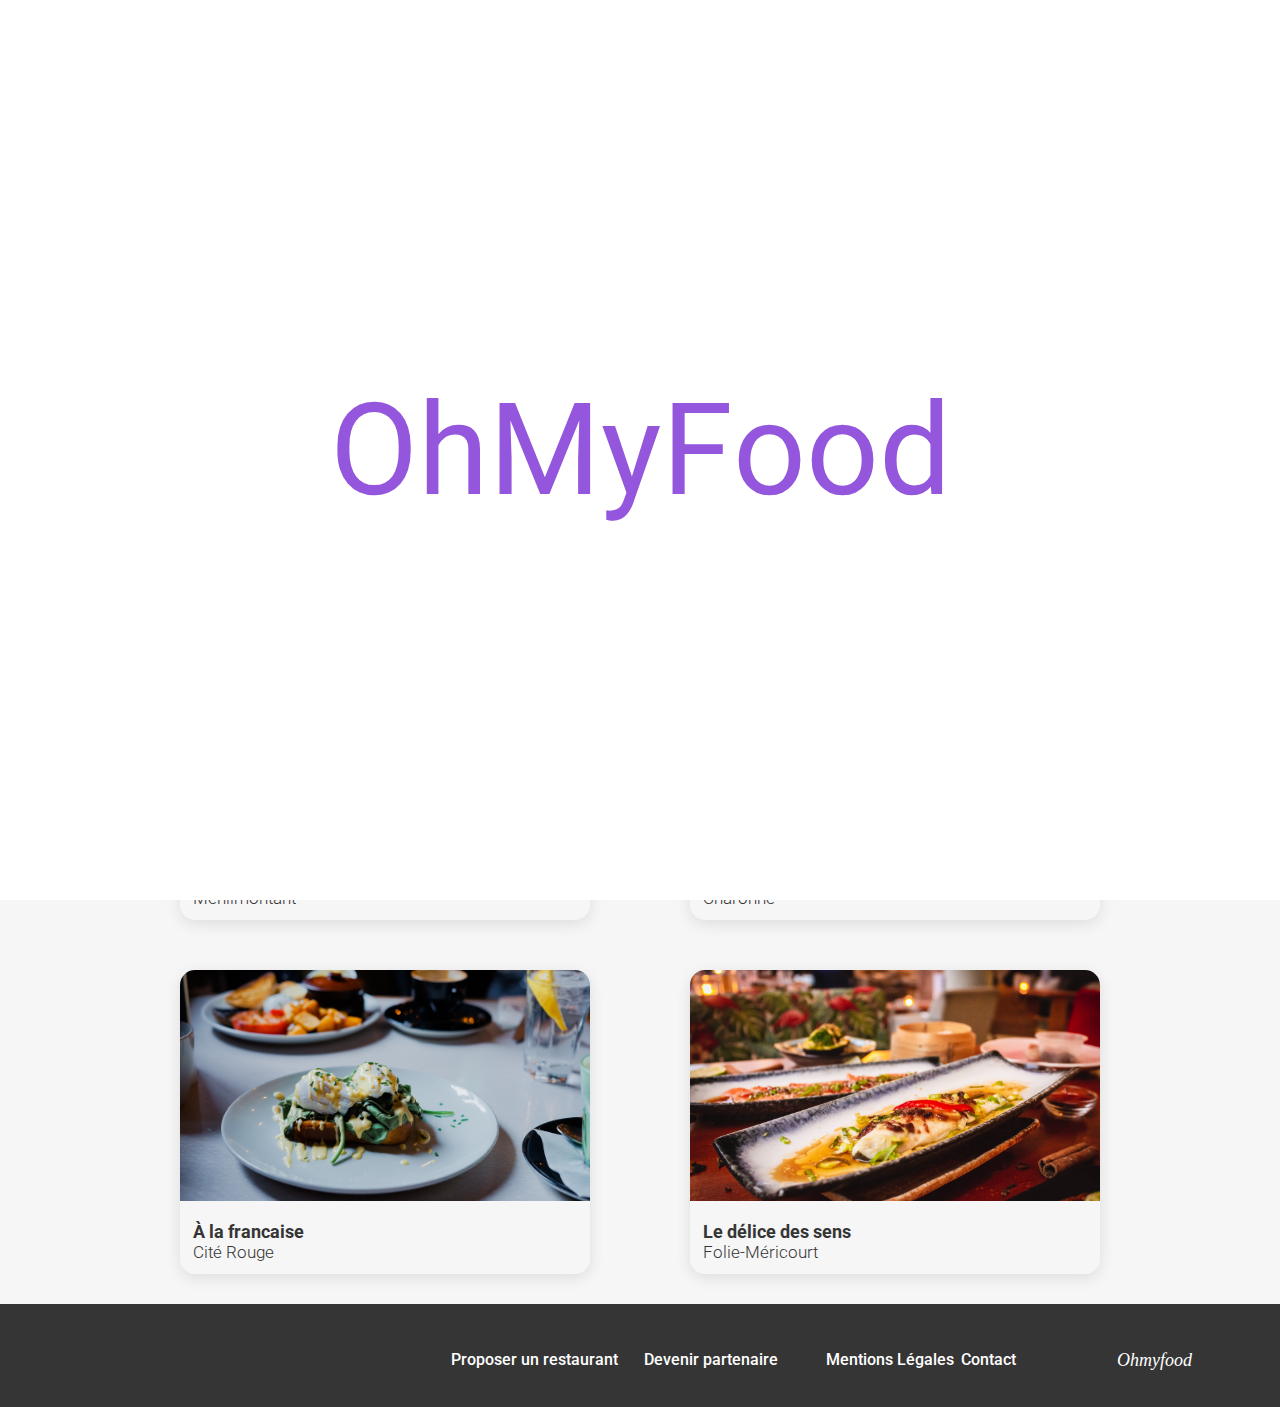
<file: index.html>
<!DOCTYPE html>
<html lang="en">
<head>
    <meta charset="UTF-8">
    <meta name="viewport" content="width=device-width, initial-scale=1.0">
    <title>ohmyfood</title>
    <link rel="preconnect" href="https://fonts.googleapis.com">
    <link rel="preconnect" href="https://fonts.gstatic.com" crossorigin>
    <link href="https://fonts.googleapis.com/css2?family=Roboto:wght@300;700&family=Shrikhand&display=swap" rel="stylesheet">
    <link rel="stylesheet" href="./CSS/homepage.css">
    <link rel="stylesheet" href="./CSS/menu.css">
    <link rel="stylesheet" href="https://cdnjs.cloudflare.com/ajax/libs/font-awesome/6.2.1/css/all.min.css"
            integrity="sha512-MV7K8+y+gLIBoVD59lQIYicR65iaqukzvf/nwasF0nqhPay5w/9lJmVM2hMDcnK1OnMGCdVK+iQrJ7lzPJQd1w=="
            crossorigin="anonymous" referrerpolicy="no-referrer" />

</head>
<body>
    <div class="main-content">
        <div class="loader">
           <span class="loader-letter">O</span>
           <span class="loader-letter">h</span>
           <span class="loader-letter">M</span>
           <span class="loader-letter">y</span>
           <span class="loader-letter">F</span>
           <span class="loader-letter">o</span>
           <span class="loader-letter">o</span>
           <span class="loader-letter">d</span> 
        </div>
        <header class="header">       
            <img class="header__logo" src="./images/logo/ohmyfood.png" alt="logo">
        </header>
        <div class="main-container">   
            <div class="location">
                <i class="fa-solid fa-location-dot"></i>
                <p class="location__location-txt">Paris, Belleville</p>
            </div>     
            <div class="reservation">
                <div class="reservation__reservation-block">
                    <h3 class="txt-size-2-h">Réservez le menu qui vous convient</h3>
                    <p class="reservation__txt-reservation">Découvrez des restaurants d'exception, séléctionnés par nos soins.</p>
                    <button class="reservation__btn-purple">Explorer nos restaurants</button>
                </div>     
            </div>
            <main>
                <section class="fonctionnement">
                    <h3 class="txt-size-2-h">Fonctionnement</h3>
                    <div class="fonctionnement__button-fonction-block">
                        <button class="fonctionnement__button-fonction">
                            <span class="fonctionnement__numbers">1</span>
                            <i class="fa-solid fa-mobile-screen"></i>
                            Choisissez un restaurant
                        </button>
                        <button class="fonctionnement__button-fonction">
                            <span class="fonctionnement__numbers">2</span>
                            <i class="fa-solid fa-list-ul"></i>
                            Composez votre menu
                        </button>
                        <button class="fonctionnement__button-fonction">
                            <span class="fonctionnement__numbers">3</span>
                            <i class="fa-solid fa-store"></i>
                            Dégustez au restaurant
                        </button>
                    </div>    
                </section>
                <section class="restaurants">
                    <h3 class="txt-size-2-h">Restaurants</h3>
                    <div class="restaurants__block-restaurants-cards">
                        <div class="restaurants__version-pc">
                            <a class="restaurants__card-size" href="./Menu/palette.html">
                                <article class="restaurants__card-restaurant">
                                    <img class="restaurants__restaurant-image" src="./images/restaurants/jay-wennington-N_Y88TWmGwA-unsplash.jpg" alt="assiette de restaurant">
                                    <span class="restaurants__badge">Nouveau</span>
                                    <div class="restaurants__part-txt-card-restaurant">
                                        <div class="restaurants__txt-card-restaurant">
                                            <h4 class="txt-size-3-h">La palette du goût</h4>
                                            Ménilmontant
                                        </div>
                                        <div class="restaurants__like">
                                            <i class="fa-regular fa-heart restaurants__fa-heart"></i>
                                            <i class="fa-solid fa-heart restaurants__fa-heart"></i>
                                        </div>
                                    </div>        
                                </article>
                            </a>
                            <a class="restaurants__card-size" href="./Menu/note.html">
                                <article class="restaurants__card-restaurant">
                                    <img class="restaurants__restaurant-image" src="./images/restaurants/stil-u2Lp8tXIcjw-unsplash.jpg" alt="assiette de restaurant">
                                    <span class="restaurants__badge">Nouveau</span>
                                    <div class="restaurants__part-txt-card-restaurant">
                                        <div class="restaurants__txt-card-restaurant">
                                            <h4 class="txt-size-3-h">La note enchantée</h4>
                                            Charonne
                                        </div>
                                        <div class="restaurants__like">
                                            <i class="fa-regular fa-heart restaurants__fa-heart"></i>
                                            <i class="fa-solid fa-heart restaurants__fa-heart"></i>
                                        </div>
                                    </div>    
                                </article>
                            </a>
                        </div>
                        <div class="restaurants__version-pc">    
                            <a class="restaurants__card-size" href="./Menu/française.html">
                                <article class="restaurants__card-restaurant">                            
                                    <img class="restaurants__restaurant-image" src="./images/restaurants/toa-heftiba-DQKerTsQwi0-unsplash.jpg" alt="assiette de restaurant">
                                    <div class="restaurants__part-txt-card-restaurant">
                                        <div class="restaurants__txt-card-restaurant">
                                            <h4 class="txt-size-3-h">À la francaise</h4>
                                            Cité Rouge
                                        </div>
                                        <div class="restaurants__like">
                                            <i class="fa-regular fa-heart restaurants__fa-heart"></i>
                                            <i class="fa-solid fa-heart restaurants__fa-heart"></i>
                                        </div>
                                    </div>    
                                </article>
                            </a>    
                            <a class="restaurants__card-size" href="./Menu/délice.html">
                                <article class="restaurants__card-restaurant">
                                    <img class="restaurants__restaurant-image" src="./images/restaurants/louis-hansel-shotsoflouis-qNBGVyOCY8Q-unsplash.jpg" alt="">
                                    <div class="restaurants__part-txt-card-restaurant">
                                        <div class="restaurants__txt-card-restaurant">
                                            <h4 class="txt-size-3-h">Le délice des sens</h4>
                                            Folie-Méricourt
                                        </div>
                                        <div class="restaurants__like">
                                            <i class="fa-regular fa-heart restaurants__fa-heart"></i>
                                            <i class="fa-solid fa-heart restaurants__fa-heart"></i>
                                        </div>
                                    </div>
                                </article>
                            </a>
                        </div>    
                    </div>
                </section>
            </main>
            <footer class="footer">
                <p class="footer__logo-footer">Ohmyfood</p>
                <div class="footer__footer-txt">
                    <a class="footer__block-footer" href="#">
                        <i class="fa-solid fa-utensils"></i>
                        <p class="button-footer">Proposer un restaurant</p>
                    </a>
                    <a class="footer__block-footer" href="#">
                        <i class="fa-solid fa-handshake-angle"></i>
                        <p class="button-footer">Devenir partenaire</p>
                    </a>
                    <a href="#">Mentions Légales</a>
                    <a href="mailto:ohmyfood@contact.com">Contact</a>
                </div>    
            </footer>
        </div>    
    </div>    
</body>
</html>
</file>
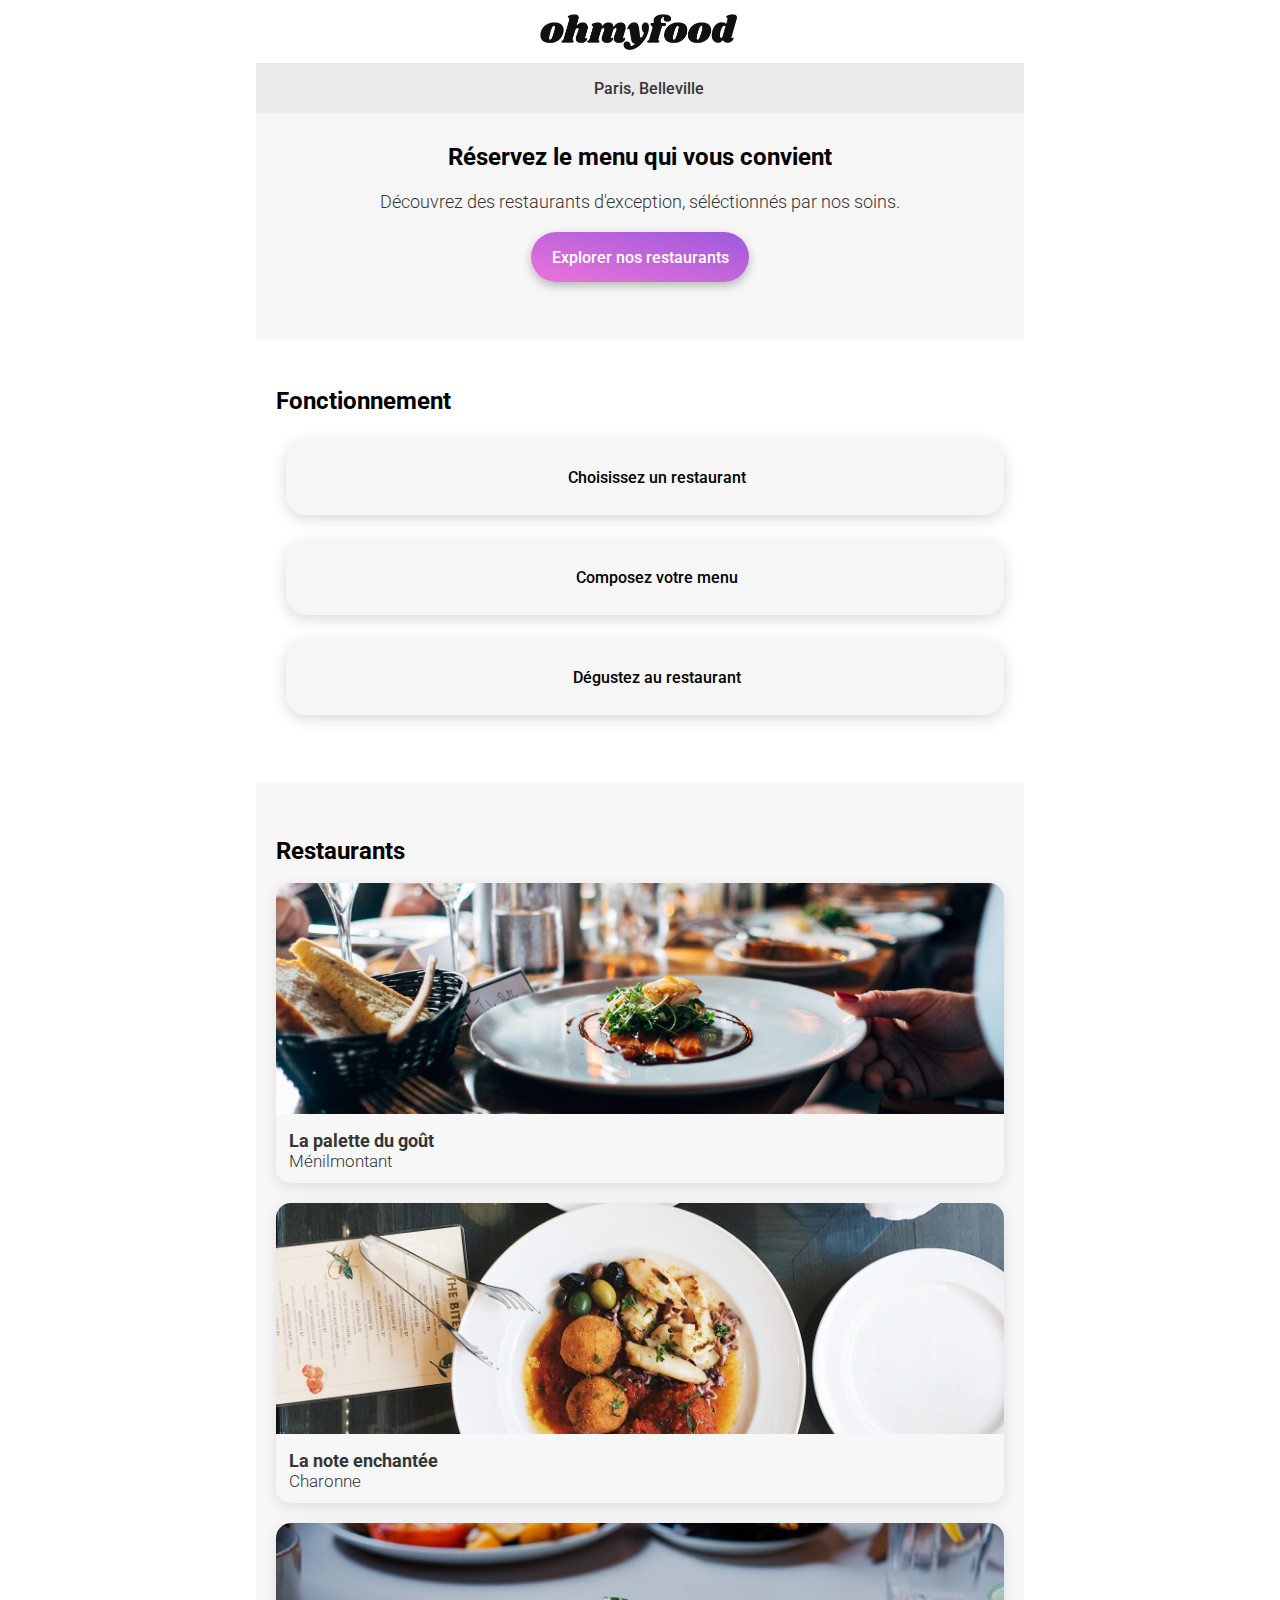
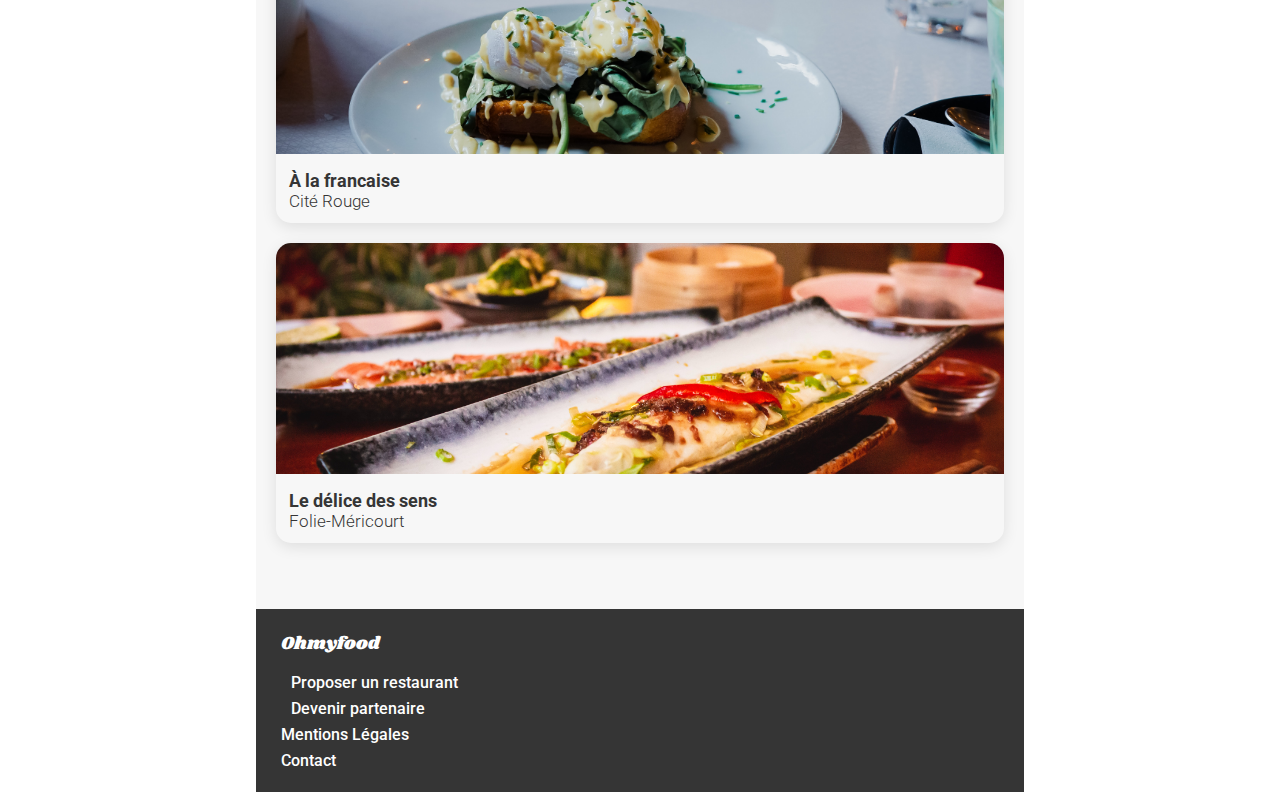
<file: homepage/homepage.html>
<!DOCTYPE html>
<html lang="en">
<head>
    <meta charset="UTF-8">
    <meta name="viewport" content="width=device-width, initial-scale=1.0">
    <title>ohmyfood</title>
    <link rel="preconnect" href="https://fonts.googleapis.com">
    <link rel="preconnect" href="https://fonts.gstatic.com" crossorigin>
    <link href="https://fonts.googleapis.com/css2?family=Roboto:wght@300;700&family=Shrikhand&display=swap" rel="stylesheet">
    <link rel="stylesheet" href="./homepage.css">
    <link rel="stylesheet" href="https://cdnjs.cloudflare.com/ajax/libs/font-awesome/6.2.1/css/all.min.css"
            integrity="sha512-MV7K8+y+gLIBoVD59lQIYicR65iaqukzvf/nwasF0nqhPay5w/9lJmVM2hMDcnK1OnMGCdVK+iQrJ7lzPJQd1w=="
            crossorigin="anonymous" referrerpolicy="no-referrer" />

</head>
<body>
    <div class="main-content">
        <header>
        <div class="logo-header">
            <img src="../images/logo/ohmyfood.png">
        </div>
        </header>
        <div class="main-container">   
            <div class="location">
                <i class="fa-solid fa-location-dot"></i>
                <p class="txt-location">Paris, Belleville</p>
            </div>     
            <div class="reservation">
                <div class="reservation-block">
                <h3>Réservez le menu qui vous convient</h3>
                <p class="txt-reservation">Découvrez des restaurants d'exception, séléctionnés par nos soins.</p>
                <button class="button-purple">Explorer nos restaurants</button>
                </div>     
            </div>
            <main>
                <section class="fonctionnement">
                    <h3>Fonctionnement</h3>
                    <div class="button-fonction-block">
                        <button class="button-fonction">
                            <i class="fa-solid fa-mobile-screen"></i>
                            Choisissez un restaurant
                        </button>
                        <button class="button-fonction">
                            <i class="fa-solid fa-list-ul"></i>
                            Composez votre menu
                        </button>
                        <button class="button-fonction">
                            <i class="fa-solid fa-store"></i>
                            Dégustez au restaurant
                        </button>
                    </div>    
                </section>
                <section class="restaurants">
                    <h3>Restaurants</h3>
                    <div class="block-restaurants-cards">
                        <a href="../Menu/palette.html">
                            <article class="card-restaurant">
                                <img src="../images/restaurants/jay-wennington-N_Y88TWmGwA-unsplash.jpg" alt="assiette de restaurant">
                                <span class="badge">Nouveau</span>
                                <div class="part-txt-card-restaurant">
                                    <div class="txt-card-restaurant">
                                        <h4>La palette du goût</h4>
                                        Ménilmontant
                                    </div>
                                    <i class="fa-regular fa-heart"></i>
                                </div>        
                            </article>
                        </a>
                        <a href="../Menu/note.html">
                            <article class="card-restaurant">
                                <img src="../images/restaurants/stil-u2Lp8tXIcjw-unsplash.jpg" alt="assiette de restaurant">
                                <span class="badge">Nouveau</span>
                                <div class="part-txt-card-restaurant">
                                    <div class="txt-card-restaurant">
                                        <h4>La note enchantée</h4>
                                        Charonne
                                    </div>
                                    <i class="fa-regular fa-heart"></i>
                                </div>    
                            </article>
                        </a>    
                        <a href="../Menu/française.html">
                            <article class="card-restaurant">                            
                                <img src="../images/restaurants/toa-heftiba-DQKerTsQwi0-unsplash.jpg" alt="assiette de restaurant">
                                <div class="part-txt-card-restaurant">
                                    <div class="txt-card-restaurant">
                                        <h4>À la francaise</h4>
                                        Cité Rouge
                                    </div>
                                    <i class="fa-regular fa-heart"></i>
                                </div>    
                            </article>
                        </a>    
                        <a href="../Menu/délice.html">
                            <article class="card-restaurant">
                                <img src="../images/restaurants/louis-hansel-shotsoflouis-qNBGVyOCY8Q-unsplash.jpg" alt="">
                                <div class="part-txt-card-restaurant">
                                    <div class="txt-card-restaurant">
                                        <h4>Le délice des sens</h4>
                                        Folie-Méricourt
                                    </div>
                                    <i class="fa-regular fa-heart"></i>
                                </div>
                            </article>
                        </a>    
                    </div>
                </section>
            </main>
            <footer>
                <a href="#" class="logo-footer">
                    <p class="logo-footer">Ohmyfood</p>
                </a>
                <div class="footer-txt">
                    <a class="block-footer" href="#">
                        <i class="fa-solid fa-utensils"></i>
                        <button class="button-footer">Proposer un restaurant</button>
                    </a>
                    <a class="block-footer" href="#">
                        <i class="fa-solid fa-handshake-angle"></i>
                        <button class="button-footer">Devenir partenaire</button>
                    </a>
                    <a href="#">Mentions Légales</a>
                    <a href="mailto:ohmyfood@contact.com">Contact</a>
                </div>    
            </footer>
        </div>    
    </div>    
</body>
</html>
</file>
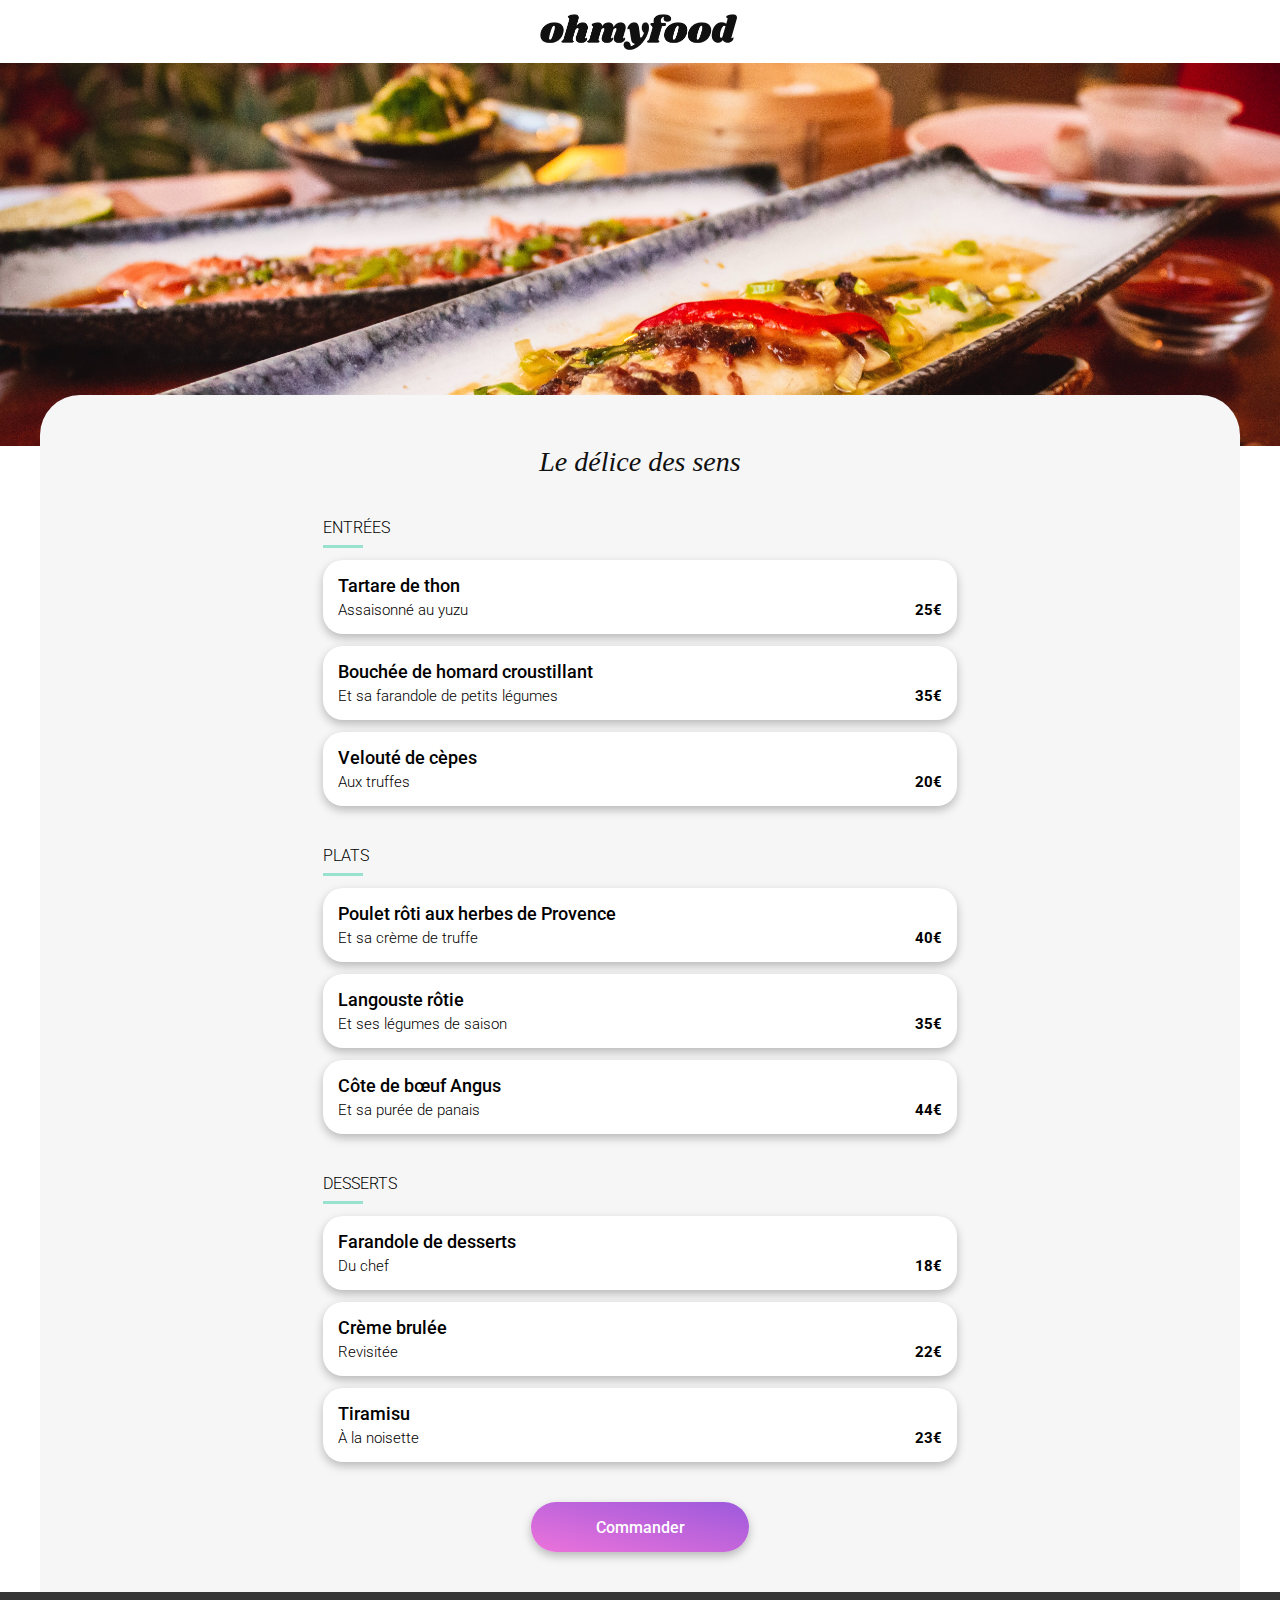
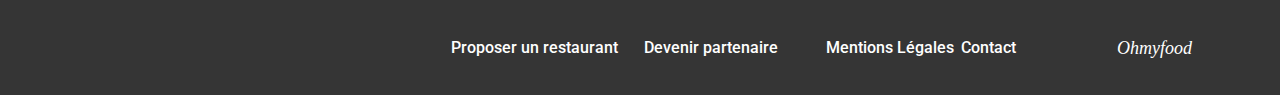
<file: Menu/délice.html>
<!DOCTYPE html>
<html lang="en">
<head>
    <meta charset="UTF-8">
    <meta name="viewport" content="width=device-width, initial-scale=1.0">
    <title>Le délice des sens</title>
    <link rel="preconnect" href="https://fonts.googleapis.com">
    <link rel="preconnect" href="https://fonts.gstatic.com" crossorigin>
    <link href="https://fonts.googleapis.com/css2?family=Roboto:wght@300;700&family=Shrikhand&display=swap" rel="stylesheet">
    <link rel="stylesheet" href="https://cdnjs.cloudflare.com/ajax/libs/font-awesome/6.2.1/css/all.min.css"
            integrity="sha512-MV7K8+y+gLIBoVD59lQIYicR65iaqukzvf/nwasF0nqhPay5w/9lJmVM2hMDcnK1OnMGCdVK+iQrJ7lzPJQd1w=="
            crossorigin="anonymous" referrerpolicy="no-referrer" />
    <link rel="stylesheet" href="../CSS/menu.css">
    <link rel="stylesheet" href="../CSS/homepage.css">
</head>
<body>
    <div class="main-content">
        <header class="header-menus">
            <a href="../index.html">
                <i class="fa-solid fa-arrow-left"></i>
            </a>
            <img class="header__logo" src="../images/logo/ohmyfood.png" alt="logo ohmyfood">
        </header>
        <div class="menus-image">
            <img class="menus-image" src="../images/restaurants/louis-hansel-shotsoflouis-qNBGVyOCY8Q-unsplash.jpg" alt="photo d'un plat">
        </div>
        <main class="main-menus">
            <div class="block-menus">
                <div class="block-title">
                    <div class="title-menus">
                        <h2 class="txt-size-1-h">Le délice des sens</h2>
                        <i class="fa-regular fa-heart title-menus__fa-heart"></i>
                        <i class="fa-solid fa-heart title-menus__fa-heart"></i>
                    </div>
                </div>
                <section class="menus menus apparition-1">
                    <h3 class="txt-size-5-h green-bar">ENTRÉES</h3>
                    <article class="menus__card-menu">
                        <div class="menus__block-text-menu">    
                            <h4 class="menus__title-card">Tartare de thon</h4>
                            <div class="menus__txt-menu">
                                <p class="menus__txt-length">Assaisonné au yuzu</p>
                                <p class="menus__price">25€</p>
                            </div>
                        </div>
                        <div class="menus__green-validation">
                            <i class="fa-solid fa-circle-check"></i>
                        </div>    
                    </article>
                    <article class="menus__card-menu">
                        <div class="menus__block-text-menu">
                            <h4 class="menus__title-card">Bouchée de homard croustillant </h4>
                            <div class="menus__txt-menu">
                                <p class="menus__txt-length">Et sa farandole de petits légumes</p>
                                <p class="menus__price">35€</p>
                            </div>
                        </div>
                        <div class="menus__green-validation">
                            <i class="fa-solid fa-circle-check"></i>
                        </div>    
                    </article>
                    <article class="menus__card-menu">
                        <div class="menus__block-text-menu">
                            <h4 class="menus__title-card">Velouté de cèpes </h4>
                            <div class="menus__txt-menu">
                                <p class="menus__txt-length">Aux truffes</p>
                                <p class="menus__price">20€</p>
                            </div>
                        </div>
                        <div class="menus__green-validation">
                            <i class="fa-solid fa-circle-check"></i>
                        </div>    
                    </article>
                </section>
                <section class="menus menus apparition-2">
                    <h3 class="txt-size-5-h green-bar">PLATS</h3>
                    <article class="menus__card-menu">
                        <div class="menus__block-text-menu">
                            <h4 class="menus__title-card">Poulet rôti aux herbes de Provence</h4>
                            <div class="menus__txt-menu">
                                <p class="menus__txt-length">Et sa crème de truffe</p>
                                <p class="menus__price">40€</p>
                            </div>
                        </div>
                        <div class="menus__green-validation">
                            <i class="fa-solid fa-circle-check"></i>
                        </div>    
                    </article>
                    <article class="menus__card-menu">
                        <div class="menus__block-text-menu">
                            <h4 class="menus__title-card">Langouste rôtie</h4>
                            <div class="menus__txt-menu">
                                <p class="menus__txt-length">Et ses légumes de saison</p>
                                <p class="menus__price">35€</p>
                            </div>
                        </div>
                        <div class="menus__green-validation">
                            <i class="fa-solid fa-circle-check"></i>
                        </div>    
                    </article>
                    <article class="menus__card-menu">
                        <div class="menus__block-text-menu">
                            <h4 class="menus__title-card">Côte de bœuf Angus</h4>
                            <div class="menus__txt-menu">
                                <p class="menus__txt-length">Et sa purée de panais</p>
                                <p class="menus__price">44€</p>
                            </div>
                        </div>
                        <div class="menus__green-validation">
                            <i class="fa-solid fa-circle-check"></i>
                        </div>    
                    </article>
                </section>
                <section class="menus menus apparition-3">
                    <h3 class="txt-size-5-h green-bar">DESSERTS</h3>
                    <article class="menus__card-menu">
                        <div class="menus__block-text-menu">
                            <h4 class="menus__title-card">Farandole de desserts</h4>
                            <div class="menus__txt-menu">
                                <p class="menus__txt-length">Du chef</p>
                                <p class="menus__price">18€</p>
                            </div>
                        </div>
                        <div class="menus__green-validation">
                            <i class="fa-solid fa-circle-check"></i>
                        </div>    
                    </article>
                    <article class="menus__card-menu">
                        <div class="menus__block-text-menu">
                            <h4 class="menus__title-card">Crème brulée</h4>
                            <div class="menus__txt-menu">
                                <p class="menus__txt-length">Revisitée</p>
                                <p class="menus__price">22€</p>
                            </div>
                        </div>
                        <div class="menus__green-validation">
                            <i class="fa-solid fa-circle-check"></i>
                        </div>    
                    </article>
                    <article class="menus__card-menu">
                        <div class="menus__block-text-menu">
                            <h4 class="menus__title-card">Tiramisu</h4>
                            <div class="menus__txt-menu">
                                <p class="menus__txt-length">À la noisette</p>
                                <p class="menus__price">23€</p>
                            </div>
                        </div>
                        <div class="menus__green-validation">
                            <i class="fa-solid fa-circle-check"></i>
                        </div>    
                    </article>
                </section>
                <div class="block-commander">
                <button class="commander__btn-purple">Commander</button>
                </div>
            </div>
        </main>    
        <footer class="footer">
            <p class="footer__logo-footer">Ohmyfood</p>
            <div class="footer__footer-txt">
                <a class="footer__block-footer" href="#">
                    <i class="fa-solid fa-utensils"></i>
                    <p class="button-footer">Proposer un restaurant</p>
                </a>
                <a class="footer__block-footer" href="#">
                    <i class="fa-solid fa-handshake-angle"></i>
                    <p class="button-footer">Devenir partenaire</p>
                </a>
                <a href="#">Mentions Légales</a>
                <a href="mailto:ohmyfood@contact.com">Contact</a>
            </div>    
        </footer>
    </div>    
</body>
</html>
</file>
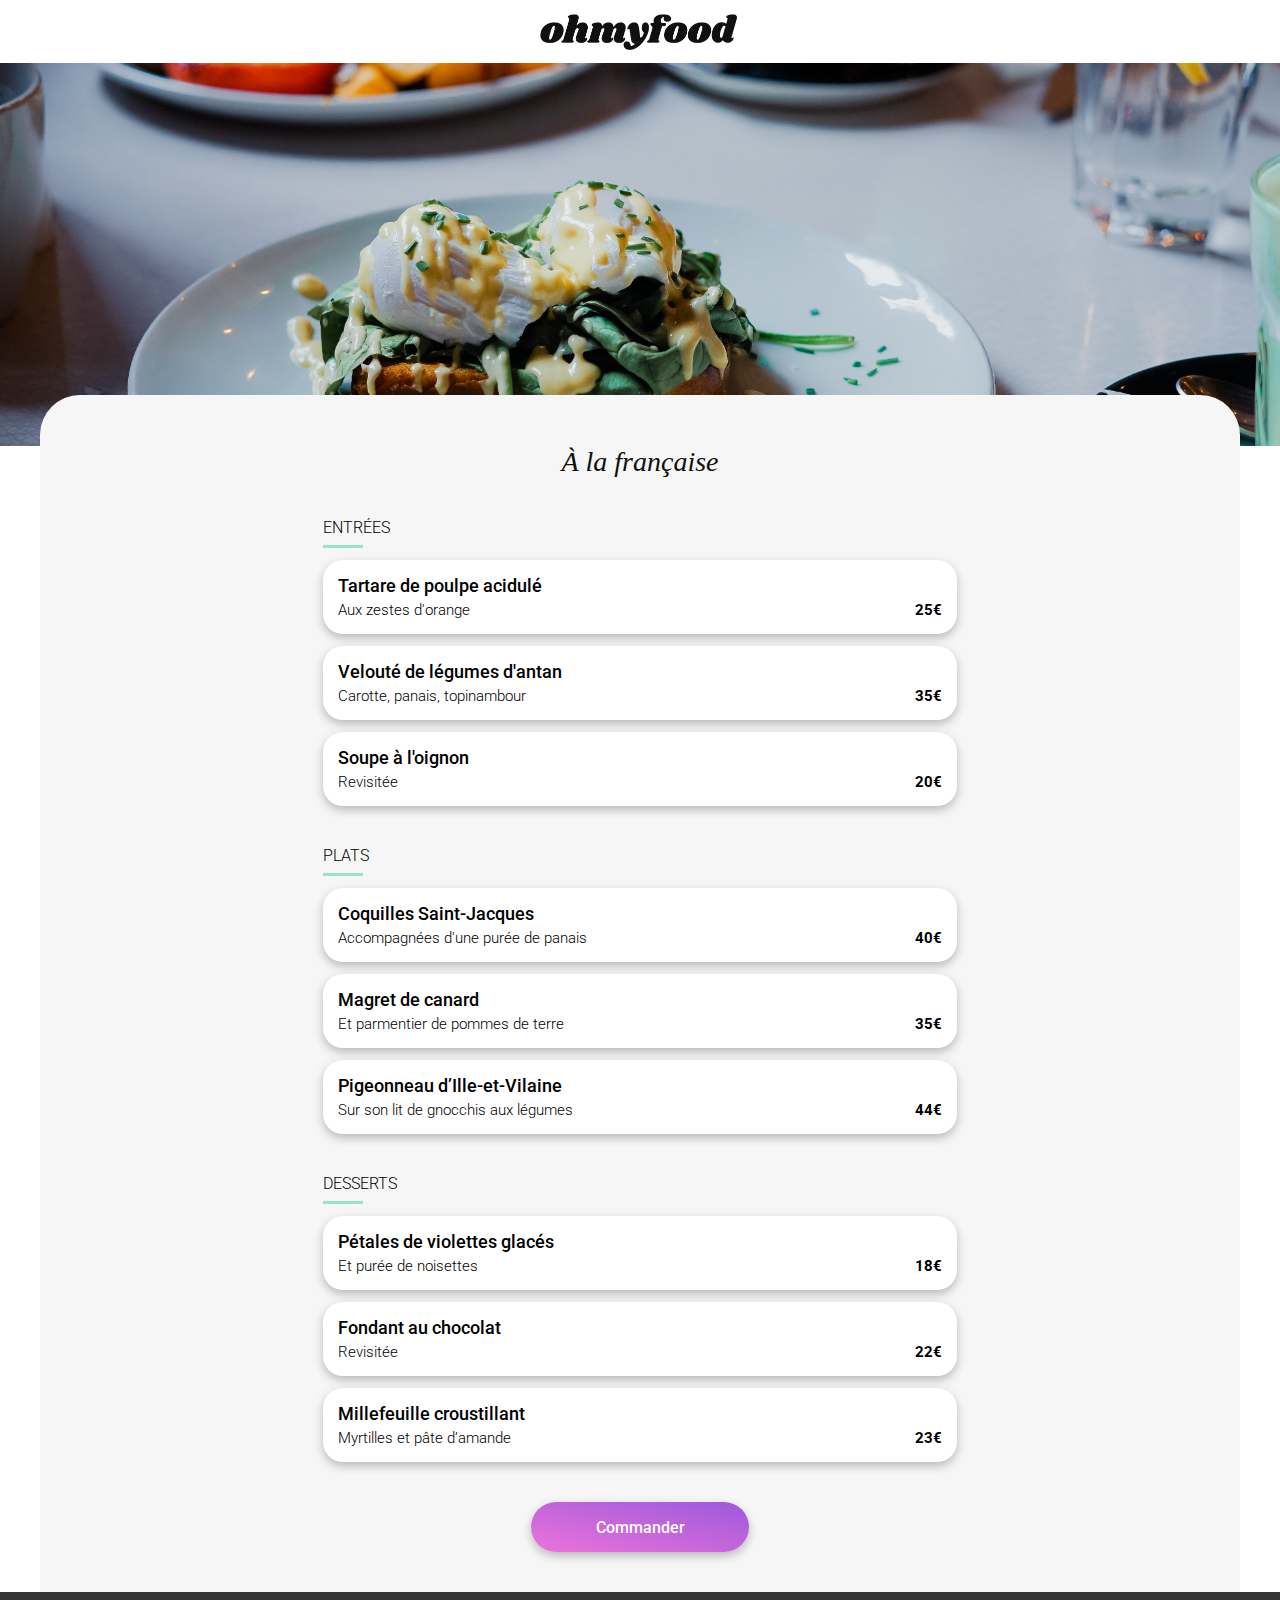
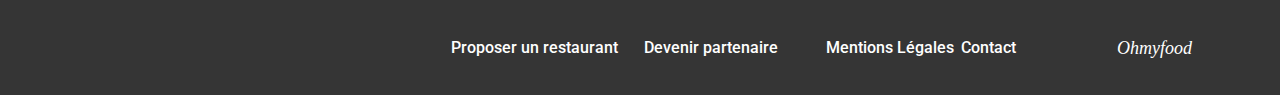
<file: Menu/française.html>
<!DOCTYPE html>
<html lang="en">
<head>
    <meta charset="UTF-8">
    <meta name="viewport" content="width=device-width, initial-scale=1.0">
    <title>À la française</title>
    <link rel="preconnect" href="https://fonts.googleapis.com">
    <link rel="preconnect" href="https://fonts.gstatic.com" crossorigin>
    <link href="https://fonts.googleapis.com/css2?family=Roboto:wght@300;700&family=Shrikhand&display=swap" rel="stylesheet">
    <link rel="stylesheet" href="https://cdnjs.cloudflare.com/ajax/libs/font-awesome/6.2.1/css/all.min.css"
            integrity="sha512-MV7K8+y+gLIBoVD59lQIYicR65iaqukzvf/nwasF0nqhPay5w/9lJmVM2hMDcnK1OnMGCdVK+iQrJ7lzPJQd1w=="
            crossorigin="anonymous" referrerpolicy="no-referrer">
    <link rel="stylesheet" href="../CSS/menu.css">
    <link rel="stylesheet" href="../CSS/homepage.css">
</head>
<body>
    <div class="main-content">
        <header class="header-menus">
            <a href="../index.html">
                <i class="fa-solid fa-arrow-left"></i>
            </a>
            <img class="header__logo" src="../images/logo/ohmyfood.png" alt="logo ohmyfood">
        </header>
        <div class="menus-image">
            <img class="menus-image" src="../images/restaurants/toa-heftiba-DQKerTsQwi0-unsplash.jpg" alt="photo d'un plat">
        </div>
        <main class="main-menus">
            <div class="block-menus">
                <div class="block-title">
                    <div class="title-menus">
                        <h2 class="txt-size-1-h">À la française</h2>
                        <i class="fa-regular fa-heart title-menus__fa-heart"></i>
                        <i class="fa-solid fa-heart title-menus__fa-heart"></i>
                    </div>
                </div>
                <section class="menus apparition-1">
                    <h3 class="txt-size-5-h green-bar">ENTRÉES</h3>
                    <article class="menus__card-menu">
                        <div class="menus__block-text-menu">   
                            <h4 class="menus__title-card">Tartare de poulpe acidulé</h4>
                            <div class="menus__txt-menu">
                                <p class="menus__txt-length">Aux zestes d'orange</p>
                                <p class="menus__price">25€</p>
                            </div>
                        </div>
                        <div class="menus__green-validation">
                            <i class="fa-solid fa-circle-check"></i>
                        </div>    
                    </article>
                    <article class="menus__card-menu">
                        <div class="menus__block-text-menu">
                            <h4 class="menus__title-card">Velouté de légumes d'antan</h4>
                            <div class="menus__txt-menu">
                                <p class="menus__txt-length">Carotte, panais, topinambour</p>
                                <p class="menus__price">35€</p>
                            </div>
                        </div>
                        <div class="menus__green-validation">
                            <i class="fa-solid fa-circle-check"></i>
                        </div>    
                    </article>
                    <article class="menus__card-menu">
                        <div class="menus__block-text-menu">
                            <h4 class="menus__title-card">Soupe à l'oignon</h4>
                            <div class="menus__txt-menu">
                                <p class="menus__txt-length">Revisitée</p>
                                <p class="menus__price">20€</p>
                            </div>
                        </div>
                        <div class="menus__green-validation">
                            <i class="fa-solid fa-circle-check"></i>
                        </div>    
                    </article>
                </section>
                <section class="menus apparition-2">
                    <h3 class="txt-size-5-h green-bar">PLATS</h3>
                    <article class="menus__card-menu">
                        <div class="menus__block-text-menu">
                            <h4 class="menus__title-card">Coquilles Saint-Jacques</h4>
                            <div class="menus__txt-menu">
                                <p class="menus__txt-length">Accompagnées d'une purée de panais</p>
                                <p class="menus__price">40€</p>
                            </div>
                        </div>
                        <div class="menus__green-validation">
                            <i class="fa-solid fa-circle-check"></i>
                        </div>    
                    </article>
                    <article class="menus__card-menu">
                        <div class="menus__block-text-menu">
                            <h4 class="menus__title-card">Magret de canard</h4>
                            <div class="menus__txt-menu">
                                <p class="menus__txt-length">Et parmentier de pommes de terre</p>
                                <p class="menus__price">35€</p>
                            </div>
                        </div>
                        <div class="menus__green-validation">
                            <i class="fa-solid fa-circle-check"></i>
                        </div>    
                    </article>
                    <article class="menus__card-menu">
                        <div class="menus__block-text-menu">
                            <h4 class="menus__title-card">Pigeonneau d’Ille-et-Vilaine</h4>
                            <div class="menus__txt-menu">
                                <p class="menus__txt-length">Sur son lit de gnocchis aux légumes</p>
                                <p class="menus__price">44€</p>
                            </div>
                        </div>
                        <div class="menus__green-validation">
                            <i class="fa-solid fa-circle-check"></i>
                        </div>    
                    </article>
                </section>
                <section class="menus apparition-3">
                    <h3 class="txt-size-5-h green-bar">DESSERTS</h3>
                    <article class="menus__card-menu">
                        <div class="menus__block-text-menu">
                            <h4 class="menus__title-card">Pétales de violettes glacés</h4>
                            <div class="menus__txt-menu">
                                <p class="menus__txt-length">Et purée de noisettes</p>
                                <p class="menus__price">18€</p>
                            </div>
                        </div>
                        <div class="menus__green-validation">
                            <i class="fa-solid fa-circle-check"></i>
                        </div>    
                    </article>
                    <article class="menus__card-menu">
                        <div class="menus__block-text-menu">
                            <h4 class="menus__title-card">Fondant au chocolat</h4>
                            <div class="menus__txt-menu">
                                <p class="menus__txt-length">Revisitée</p>
                                <p class="menus__price">22€</p>
                            </div>
                        </div>
                        <div class="menus__green-validation">
                            <i class="fa-solid fa-circle-check"></i>
                        </div>    
                    </article>
                    <article class="menus__card-menu">
                        <div class="menus__block-text-menu">
                            <h4 class="menus__title-card">Millefeuille croustillant</h4>
                            <div class="menus__txt-menu">
                                <p class="menus__txt-length">Myrtilles et pâte d’amande</p>
                                <p class="menus__price">23€</p>
                            </div>
                        </div>
                        <div class="menus__green-validation">
                            <i class="fa-solid fa-circle-check"></i>
                        </div>    
                    </article>
                </section>
                <div class="block-commander">
                <button class="commander__btn-purple">Commander</button>
                </div>
            </div>
        </main>    
        <footer class="footer">
            <p class="footer__logo-footer">Ohmyfood</p>
            <div class="footer__footer-txt">
                <a class="footer__block-footer" href="#">
                    <i class="fa-solid fa-utensils"></i>
                    <p class="button-footer">Proposer un restaurant</p>
                </a>
                <a class="footer__block-footer" href="#">
                    <i class="fa-solid fa-handshake-angle"></i>
                    <p class="button-footer">Devenir partenaire</p>
                </a>
                <a href="#">Mentions Légales</a>
                <a href="mailto:ohmyfood@contact.com">Contact</a>
            </div>    
        </footer>
    </div>    
</body>
</html>
</file>
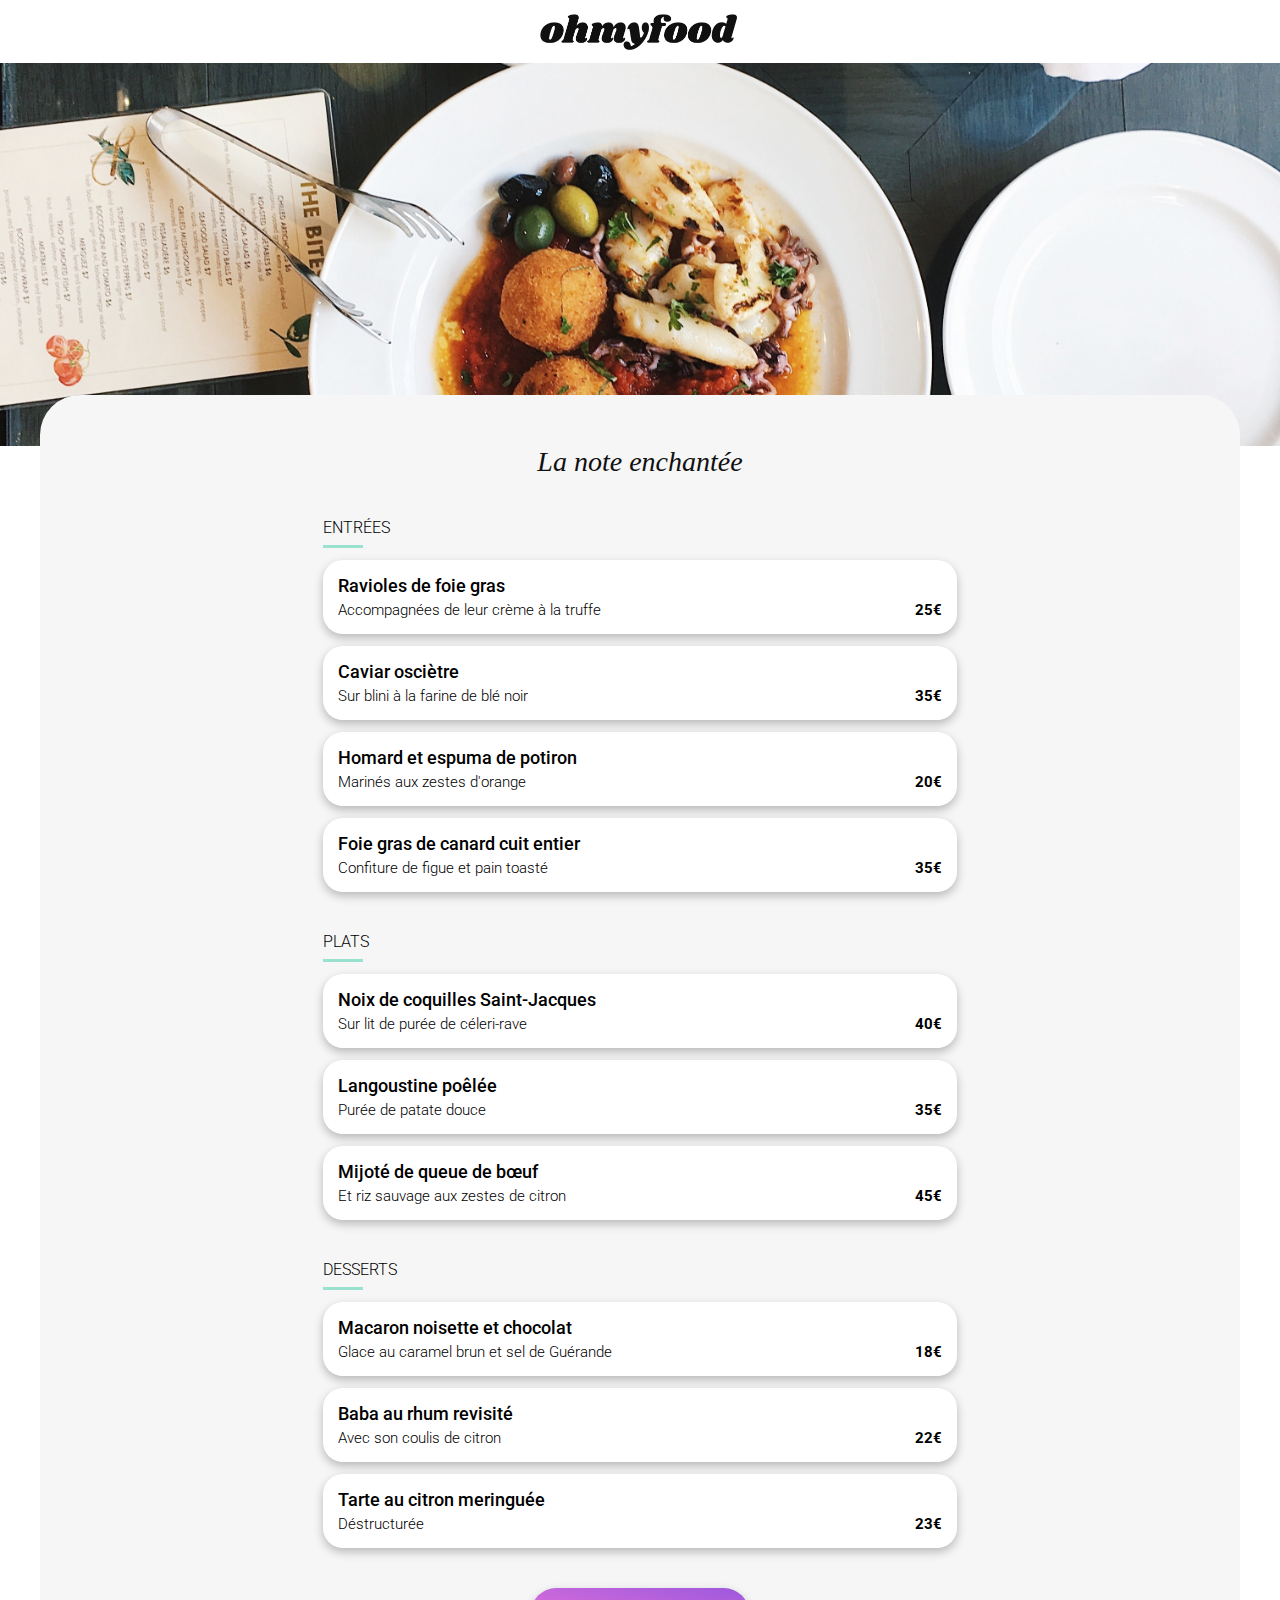
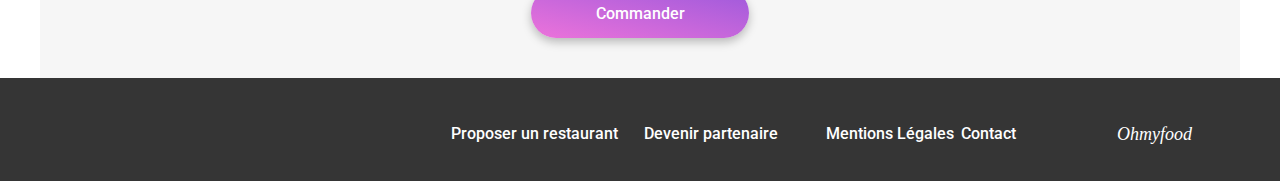
<file: Menu/note.html>
<!DOCTYPE html>
<html lang="en">
<head>
    <meta charset="UTF-8">
    <meta name="viewport" content="width=device-width, initial-scale=1.0">
    <title>La note enchantée</title>
    <link rel="preconnect" href="https://fonts.googleapis.com">
    <link rel="preconnect" href="https://fonts.gstatic.com" crossorigin>
    <link href="https://fonts.googleapis.com/css2?family=Roboto:wght@300;700&family=Shrikhand&display=swap" rel="stylesheet">
    <link rel="stylesheet" href="https://cdnjs.cloudflare.com/ajax/libs/font-awesome/6.2.1/css/all.min.css"
            integrity="sha512-MV7K8+y+gLIBoVD59lQIYicR65iaqukzvf/nwasF0nqhPay5w/9lJmVM2hMDcnK1OnMGCdVK+iQrJ7lzPJQd1w=="
            crossorigin="anonymous" referrerpolicy="no-referrer" />
    <link rel="stylesheet" href="../CSS/menu.css">
    <link rel="stylesheet" href="../CSS/homepage.css">
</head>
<body>
    <div class="main-content">
        <header class="header-menus">
            <a href="../index.html">
                <i class="fa-solid fa-arrow-left"></i>
            </a>
            <img class="header__logo" src="../images/logo/ohmyfood.png" alt="logo ohmyfood">
        </header>
        <div class="menus-image">
            <img class="menus-image" src="../images/restaurants/stil-u2Lp8tXIcjw-unsplash.jpg" alt="photo d'un plat">
        </div>
        <main class="main-menus">
            <div class="block-menus">
                <div class="block-title">
                    <div class="title-menus">
                        <h2 class="txt-size-1-h">La note enchantée</h2>
                        <i class="fa-regular fa-heart title-menus__fa-heart"></i>
                        <i class="fa-solid fa-heart title-menus__fa-heart"></i>
                    </div>
                </div>    
                <section class="menus apparition-1">
                    <h3 class="txt-size-5-h green-bar">ENTRÉES</h3>
                    <article class="menus__card-menu">
                        <div class="menus__block-text-menu">
                            <h4 class="menus__title-card">Ravioles de foie gras</h4>
                            <div class="menus__txt-menu">
                                <p class="menus__txt-length">Accompagnées de leur crème à la truffe</p>
                                <p class="menus__price">25€</p>
                            </div>
                        </div>
                        <div class="menus__green-validation">
                            <i class="fa-solid fa-circle-check"></i>
                        </div>    
                    </article>
                    <article class="menus__card-menu">
                        <div class="menus__block-text-menu">
                            <h4 class="menus__title-card">Caviar osciètre</h4>
                            <div class="menus__txt-menu">
                                <p class="menus__txt-length">Sur blini à la farine de blé noir</p>
                                <p class="menus__price">35€</p>
                            </div>
                        </div>
                        <div class="menus__green-validation">
                            <i class="fa-solid fa-circle-check"></i>
                        </div>    
                    </article>
                    <article class="menus__card-menu">
                        <div class="menus__block-text-menu">
                            <h4 class="menus__title-card">Homard et espuma de potiron</h4>
                            <div class="menus__txt-menu">
                                <p class="menus__txt-length">Marinés aux zestes d'orange</p>
                                <p class="menus__price">20€</p>
                            </div>
                        </div>
                        <div class="menus__green-validation">
                            <i class="fa-solid fa-circle-check"></i>
                        </div>    
                    </article>
                    <article class="menus__card-menu">
                        <div class="menus__block-text-menu">
                            <h4 class="menus__title-card">Foie gras de canard cuit entier</h4>
                            <div class="menus__txt-menu">
                                <p class="menus__txt-length">Confiture de figue et pain toasté</p>
                                <p class="menus__price">35€</p>
                            </div>
                        </div>
                        <div class="menus__green-validation">
                            <i class="fa-solid fa-circle-check"></i>
                        </div>    
                    </article>
                </section>
                <section class="menus apparition-2">
                    <h3 class="txt-size-5-h green-bar">PLATS</h3>
                    <article class="menus__card-menu">
                        <div class="menus__block-text-menu">
                            <h4 class="menus__title-card">Noix de coquilles Saint-Jacques</h4>
                            <div class="menus__txt-menu">
                                <p class="menus__txt-length">Sur lit de purée de céleri-rave</p>
                                <p class="menus__price">40€</p>
                            </div>
                        </div>
                        <div class="menus__green-validation">
                            <i class="fa-solid fa-circle-check"></i>
                        </div>    
                    </article>
                    <article class="menus__card-menu">
                        <div class="menus__block-text-menu">
                            <h4 class="menus__title-card">Langoustine poêlée</h4>
                            <div class="menus__txt-menu">
                                <p class="menus__txt-length">Purée de patate douce</p>
                                <p class="menus__price">35€</p>
                            </div>
                        </div>
                        <div class="menus__green-validation">
                            <i class="fa-solid fa-circle-check"></i>
                        </div>    
                    </article>
                    <article class="menus__card-menu">
                        <div class="menus__block-text-menu">
                            <h4 class="menus__title-card">Mijoté de queue de bœuf</h4>
                            <div class="menus__txt-menu">
                                <p class="menus__txt-length">Et riz sauvage aux zestes de citron</p>
                                <p class="menus__price">45€</p>
                            </div>
                        </div>
                        <div class="menus__green-validation">
                            <i class="fa-solid fa-circle-check"></i>
                        </div>    
                    </article>
                </section>
                <section class="menus apparition-3">
                    <h3 class="txt-size-5-h green-bar">DESSERTS</h3>
                    <article class="menus__card-menu">
                        <div class="menus__block-text-menu">
                            <h4 class="menus__title-card">Macaron noisette et chocolat</h4>
                            <div class="menus__txt-menu">
                                <p class="menus__txt-length">Glace au caramel brun et sel de Guérande</p>
                                <p class="menus__price">18€</p>
                            </div>
                        </div>
                        <div class="menus__green-validation">
                            <i class="fa-solid fa-circle-check"></i>
                        </div>    
                    </article>
                    <article class="menus__card-menu">
                        <div class="menus__block-text-menu">
                            <h4 class="menus__title-card">Baba au rhum revisité</h4>
                            <div class="menus__txt-menu">
                                <p class="menus__txt-length">Avec son coulis de citron</p>
                                <p class="menus__price">22€</p>
                            </div>
                        </div>
                        <div class="menus__green-validation">
                            <i class="fa-solid fa-circle-check"></i>
                        </div>    
                    </article>
                    <article class="menus__card-menu">
                        <div class="menus__block-text-menu">
                            <h4 class="menus__title-card">Tarte au citron meringuée</h4>
                            <div class="menus__txt-menu">
                                <p class="menus__txt-length">Déstructurée</p>
                                <p class="menus__price">23€</p>
                            </div>
                        </div>
                        <div class="menus__green-validation">
                            <i class="fa-solid fa-circle-check"></i>
                        </div>    
                    </article>
                </section>
                <div class="block-commander">
                <button class="commander__btn-purple">Commander</button>
                </div>
            </div>
        </main>    
        <footer class="footer">
            <p class="footer__logo-footer">Ohmyfood</p>
            <div class="footer__footer-txt">
                <a class="footer__block-footer" href="#">
                    <i class="fa-solid fa-utensils"></i>
                    <p class="button-footer">Proposer un restaurant</p>
                </a>
                <a class="footer__block-footer" href="#">
                    <i class="fa-solid fa-handshake-angle"></i>
                    <p class="button-footer">Devenir partenaire</p>
                </a>
                <a href="#">Mentions Légales</a>
                <a href="mailto:ohmyfood@contact.com">Contact</a>
            </div>    
        </footer>
    </div>    
</body>
</html>
</file>
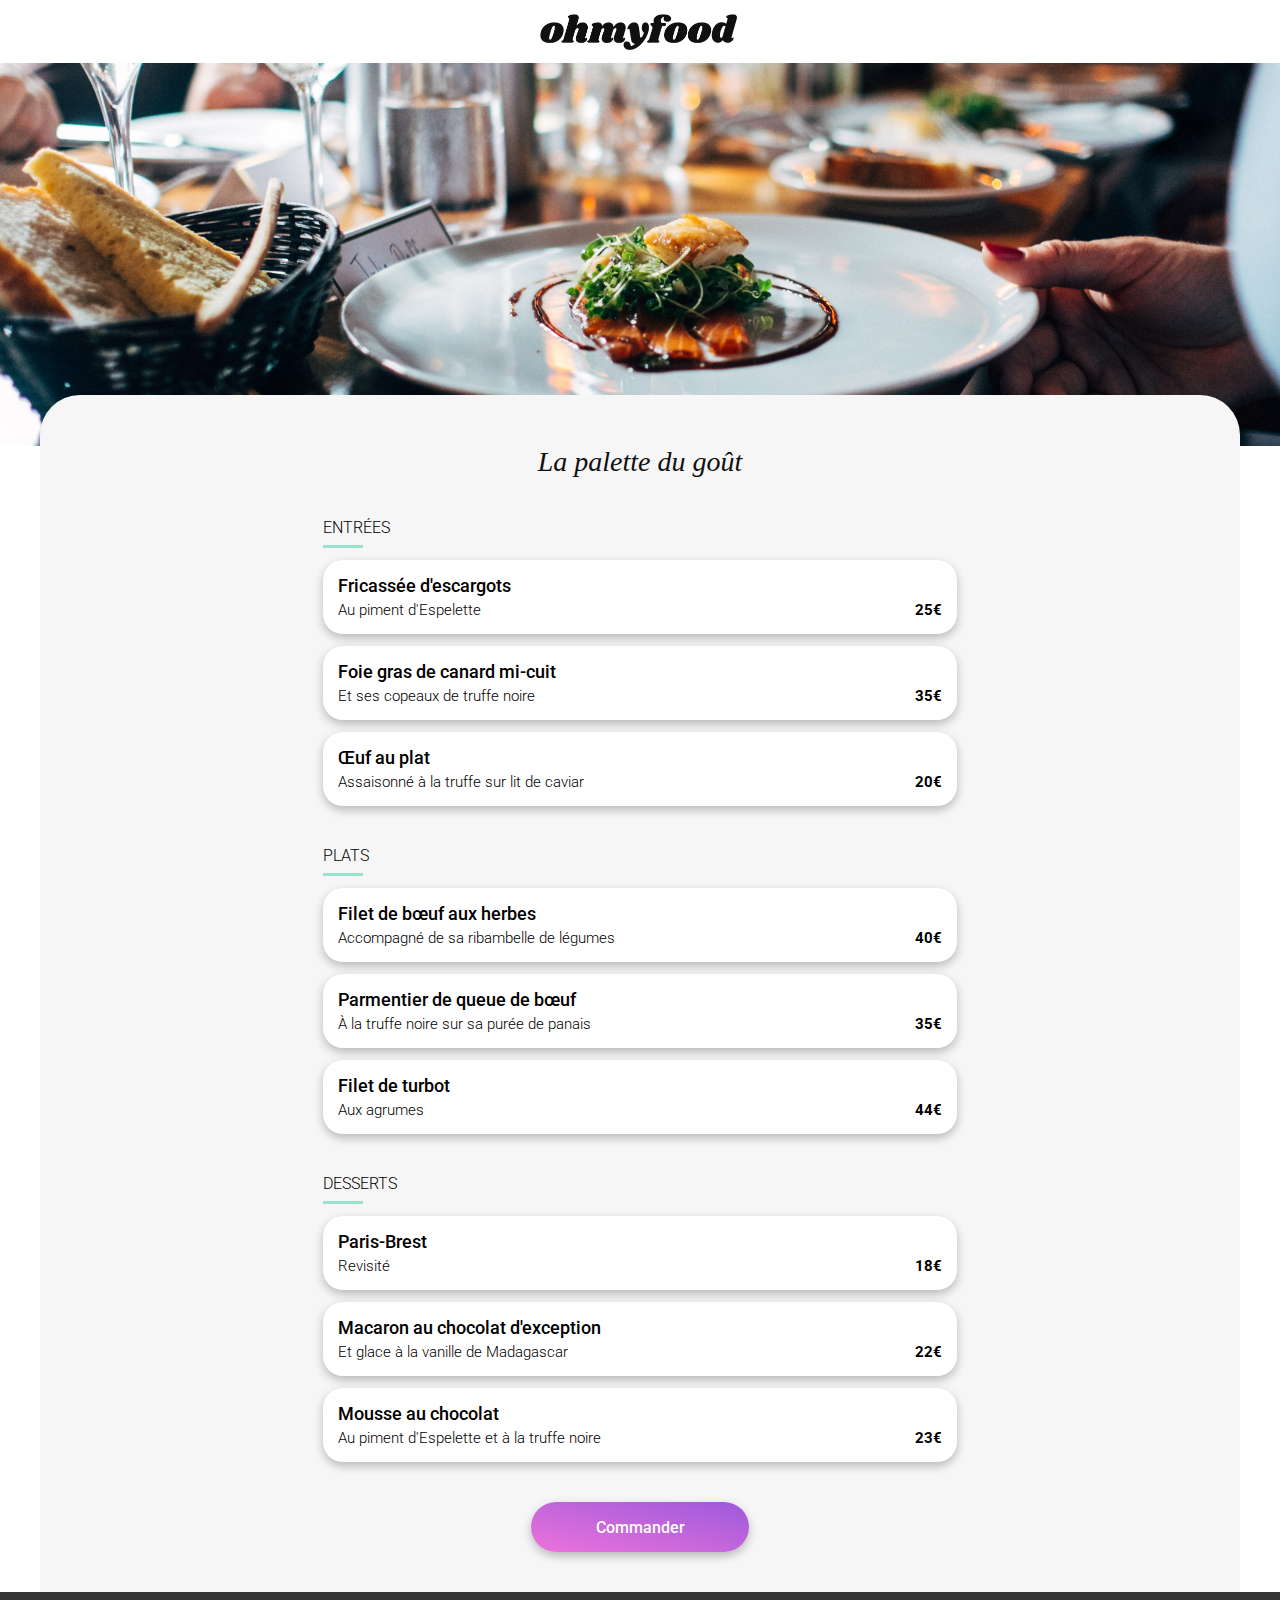
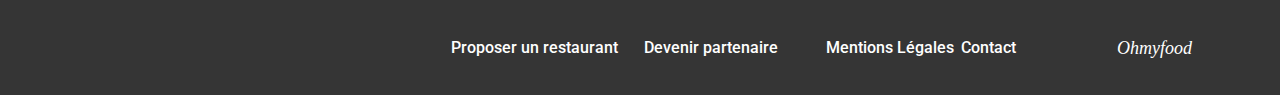
<file: Menu/palette.html>
<!DOCTYPE html>
<html lang="en">
<head>
    <meta charset="UTF-8">
    <meta name="viewport" content="width=device-width, initial-scale=1.0">
    <title>La palette du goût</title>
    <link rel="preconnect" href="https://fonts.googleapis.com">
    <link rel="preconnect" href="https://fonts.gstatic.com" crossorigin>
    <link href="https://fonts.googleapis.com/css2?family=Roboto:wght@300;700&family=Shrikhand&display=swap" rel="stylesheet">
    <link rel="stylesheet" href="https://cdnjs.cloudflare.com/ajax/libs/font-awesome/6.2.1/css/all.min.css"
            integrity="sha512-MV7K8+y+gLIBoVD59lQIYicR65iaqukzvf/nwasF0nqhPay5w/9lJmVM2hMDcnK1OnMGCdVK+iQrJ7lzPJQd1w=="
            crossorigin="anonymous" referrerpolicy="no-referrer" />
    <link rel="stylesheet" href="../CSS/menu.css">
    <link rel="stylesheet" href="../CSS/homepage.css">
</head>
<body>
    <div class="main-content">
        <header class="header-menus">
            <a href="../index.html">
                <i class="fa-solid fa-arrow-left"></i>
            </a>
            <img class="header__logo" src="../images/logo/ohmyfood.png" alt="logo ohmyfood">
        </header>
        <div class="menus-image">
            <img class="menus-image" src="../images/restaurants/jay-wennington-N_Y88TWmGwA-unsplash.jpg" alt="photo d'un plat">
        </div>
        <main class="main-menus">
            <div class="block-menus">
                <div class="block-title">
                    <div class="title-menus">
                        <h2 class="txt-size-1-h">La palette du goût</h2>
                        <i class="fa-regular fa-heart title-menus__fa-heart"></i>
                        <i class="fa-solid fa-heart title-menus__fa-heart"></i>
                    </div>
                </div>    
                <section class="menus apparition-1">
                    <h3 class="txt-size-5-h green-bar">ENTRÉES</h3>
                    <article class="menus__card-menu">
                        <div class="menus__block-text-menu">
                            <h4 class="menus__title-card">Fricassée d'escargots</h4>
                            <div class="menus__txt-menu">
                                <p class="menus__txt-length">Au piment d'Espelette</p>
                                <p class="menus__price">25€</p>
                            </div>
                        </div>
                        <div class="menus__green-validation">
                            <i class="fa-solid fa-circle-check"></i>
                        </div>    
                    </article>
                    <article class="menus__card-menu">
                        <div class="menus__block-text-menu">
                            <h4 class="menus__title-card">Foie gras de canard mi-cuit</h4>
                            <div class="menus__txt-menu">
                                <p class="menus__txt-length">Et ses copeaux de truffe noire</p>
                                <p class="menus__price">35€</p>
                            </div>
                        </div>
                        <div class="menus__green-validation">
                            <i class="fa-solid fa-circle-check"></i>
                        </div>    
                    </article>
                    <article class="menus__card-menu">
                        <div class="menus__block-text-menu">
                            <h4 class="menus__title-card">Œuf au plat</h4>
                            <div class="menus__txt-menu">
                                <p class="menus__txt-length">Assaisonné à la truffe sur lit de caviar</p>
                                <p class="menus__price">20€</p>
                            </div>
                        </div>
                        <div class="menus__green-validation">
                            <i class="fa-solid fa-circle-check"></i>
                        </div>    
                    </article>
                </section>
                <section class="menus apparition-2">
                    <h3 class="txt-size-5-h green-bar">PLATS</h3>
                    <article class="menus__card-menu">
                        <div class="menus__block-text-menu">
                            <h4 class="menus__title-card">Filet de bœuf aux herbes</h4>
                            <div class="menus__txt-menu">
                                <p class="menus__txt-length">Accompagné de sa ribambelle de légumes</p>
                                <p class="menus__price">40€</p>
                            </div>
                        </div>
                        <div class="menus__green-validation">
                            <i class="fa-solid fa-circle-check"></i>
                        </div>    
                    </article>
                    <article class="menus__card-menu">
                        <div class="menus__block-text-menu">
                            <h4 class="menus__title-card">Parmentier de queue de bœuf</h4>
                            <div class="menus__txt-menu">
                                <p class="menus__txt-length">À la truffe noire sur sa purée de panais</p>
                                <p class="menus__price">35€</p>
                            </div>
                        </div>
                        <div class="menus__green-validation">
                            <i class="fa-solid fa-circle-check"></i>
                        </div>    
                    </article>
                    <article class="menus__card-menu">
                        <div class="menus__block-text-menu">
                            <h4 class="menus__title-card">Filet de turbot</h4>
                            <div class="menus__txt-menu">
                                <p class="menus__txt-length">Aux agrumes</p>
                                <p class="menus__price">44€</p>
                            </div>
                        </div>
                        <div class="menus__green-validation">
                            <i class="fa-solid fa-circle-check"></i>
                        </div>    
                    </article>
                </section>
                <section class="menus apparition-3">
                    <h3 class="txt-size-5-h green-bar">DESSERTS</h3>
                    <article class="menus__card-menu">
                        <div class="menus__block-text-menu">
                            <h4 class="menus__title-card">Paris-Brest</h4>
                            <div class="menus__txt-menu">
                                <p class="menus__txt-length">Revisité</p>
                                <p class="menus__price">18€</p>
                            </div>
                        </div>
                        <div class="menus__green-validation">
                            <i class="fa-solid fa-circle-check"></i>
                        </div>    
                    </article>
                    <article class="menus__card-menu">
                        <div class="menus__block-text-menu">
                            <h4 class="menus__title-card">Macaron au chocolat d'exception</h4>
                            <div class="menus__txt-menu">
                                <p class="menus__txt-length">Et glace à la vanille de Madagascar</p>
                                <p class="menus__price">22€</p>
                            </div>
                        </div>
                        <div class="menus__green-validation">
                            <i class="fa-solid fa-circle-check"></i>
                        </div>    
                    </article>
                    <article class="menus__card-menu">
                        <div class="menus__block-text-menu">
                            <h4 class="menus__title-card">Mousse au chocolat</h4>
                            <div class="menus__txt-menu">
                                <p class="menus__txt-length">Au piment d'Espelette et à la truffe noire</p>
                                <p class="menus__price">23€</p>
                            </div>
                        </div>
                        <div class="menus__green-validation">
                            <i class="fa-solid fa-circle-check"></i>
                        </div>    
                    </article>
                </section>
                <div class="block-commander">
                <button class="commander__btn-purple">Commander</button>
                </div>
            </div>
        </main>    
        <footer class="footer">
            <p class="footer__logo-footer">Ohmyfood</p>
            <div class="footer__footer-txt">
                <a class="footer__block-footer" href="#">
                    <i class="fa-solid fa-utensils"></i>
                    <p class="button-footer">Proposer un restaurant</p>
                </a>
                <a class="footer__block-footer" href="#">
                    <i class="fa-solid fa-handshake-angle"></i>
                    <p class="button-footer">Devenir partenaire</p>
                </a>
                <a href="#">Mentions Légales</a>
                <a href="mailto:ohmyfood@contact.com">Contact</a>
            </div>    
        </footer>
    </div>    
</body>
</html>
</file>
<file: CSS/homepage.css>
@keyframes loader {
  from {
    transform: scaleY(1);
  }
  to {
    transform: scaleY(0);
  }
}
@keyframes flash {
  0% {
    color: #9356DC;
    text-shadow: 0 0 80px #9356DC;
  }
  50% {
    color: #FF79DA;
    text-shadow: 0 0 80px #FF79DA;
  }
  70% {
    color: #99E2D0;
    text-shadow: 0 0 80px #99E2D0;
  }
  100% {
    color: white;
    text-shadow: 0 0 80px white;
  }
}
@keyframes apparition-heart {
  from {
    opacity: 0;
  }
  to {
    opacity: 1;
  }
}
* {
  font-family: "Roboto";
  margin: 0;
  padding: 0;
  text-align: center;
}

.txt-size-1-h {
  font-family: "Shrikland";
  font-size: 28px;
  font-weight: 400;
  color: var(--Black, #101010);
}

.txt-size-2-h {
  font-size: 24px;
  font-weight: 700;
}

.txt-size-3-h {
  font-size: 18px;
  font-weight: 700;
}

.txt-size-4-h {
  font-size: 18px;
  font-weight: 500;
}

.txt-size-5-h {
  font-size: 16px;
  font-weight: 300;
}

body {
  display: flex;
  justify-content: center;
  flex-direction: column;
  align-items: center;
  margin: 0;
  box-sizing: border-box;
}

.main-content {
  width: 100%;
  box-sizing: border-box;
  margin-left: auto;
  margin-right: auto;
}

a {
  text-decoration: none;
  color: #FFF;
}

/* loader */
.loader {
  position: fixed;
  display: flex;
  justify-content: center;
  align-items: center;
  z-index: 1;
  width: 100%;
  height: 100%;
  transform-origin: bottom;
  background-color: #FFF;
  animation: loader 1s ease forwards;
  animation-delay: 1s;
}

.loader-letter {
  font-size: 10vw;
  color: #9356DC;
  animation: flash 1s linear forwards;
}

/* header */
.header {
  display: flex;
  justify-content: center;
  align-items: center;
  height: 63px;
}
.header .header__logo {
  width: 197px;
  height: 36px;
  padding: 0px 19px 0px 16px;
}

.location {
  width: 100%;
  height: 50px;
  background: var(--Grey-2, #EAEAEA);
  display: flex;
  justify-content: center;
  align-items: center;
  gap: 17px;
  font-size: 16px;
  box-shadow: 0px 4px 4px 0px hsla(0, 0%, 0%, 0.25);
}
.location .location__location-txt {
  font-weight: 500;
  color: var(--Grey, #353535);
}

/*Reservation*/
.reservation {
  display: flex;
  padding: 30px 0px 57px 0px;
  justify-content: center;
  background: var(--Background, #F6F6F6);
}
@media (min-width: 1200px) {
  .reservation {
    padding: 30px 0px 30px 0px;
  }
}
.reservation .reservation__reservation-block {
  display: flex;
  align-items: center;
  flex-direction: column;
  align-content: center;
  gap: 20px;
}
.reservation .reservation__txt-reservation {
  font-size: 18px;
  font-weight: 300;
  color: var(--Grey, #353535);
}
.reservation .reservation__btn-purple {
  display: flex;
  justify-content: center;
  align-items: center;
  width: 218px;
  height: 50px;
  border-radius: 25px;
  border: transparent;
  background: var(--Button-Gradient, linear-gradient(193deg, #9356DC -11.44%, #FF79DA 123.93%));
  box-shadow: 0px 4px 10px 0px rgba(0, 0, 0, 0.25);
  color: #FFF;
  font-size: 16px;
  font-weight: 500;
}
.reservation .reservation__btn-purple:hover {
  background: linear-gradient(0deg, rgba(255, 255, 255, 0.15) 0%, rgba(255, 255, 255, 0.15) 100%), linear-gradient(201deg, #9356DC -5.2%, #FF79DA 110.74%);
  transform: scale(1.1);
}

/*Fonctionnement*/
.fonctionnement {
  display: flex;
  align-items: flex-start;
  flex-direction: column;
  box-sizing: border-box;
  padding: 48px 20px 68px 20px;
  gap: 25px;
}
@media (min-width: 1200px) {
  .fonctionnement {
    height: 228px;
    padding: 50px 180px 50px 180px;
  }
}
.fonctionnement .fonctionnement__button-fonction-block {
  display: flex;
  flex-direction: column;
  justify-content: center;
  border: transparent;
  box-sizing: border-box;
  padding-left: 10px;
  width: 100%;
  gap: 27px;
  border-radius: 20px;
  font-size: 16px;
  font-weight: 500;
}
@media (min-width: 1200px) {
  .fonctionnement .fonctionnement__button-fonction-block {
    display: flex;
    flex-direction: row;
  }
}
.fonctionnement .fonctionnement__button-fonction-block .fonctionnement__button-fonction {
  position: relative;
  display: flex;
  width: 100%;
  height: 72px;
  justify-content: center;
  align-items: center;
  border: transparent;
  gap: 27px;
  border-radius: 20px;
  background: var(--Background, #F6F6F6);
  box-shadow: 0px 4px 15px 0px rgba(0, 0, 0, 0.15);
  font-size: 16px;
  font-weight: 500;
}
.fonctionnement .fonctionnement__button-fonction-block .fonctionnement__button-fonction:hover {
  transform: scale(1.03);
  color: #9356DC;
}
.fonctionnement .fonctionnement__button-fonction-block .fonctionnement__numbers {
  display: flex;
  position: absolute;
  width: 24px;
  height: 24px;
  border-radius: 25px;
  background-color: #9356DC;
  color: #FFF;
  justify-content: center;
  align-items: center;
  left: -10px;
}

/* Restaurant */
.fa-heart {
  font-size: 22px;
  position: absolute;
  right: 25px;
}

.restaurants {
  display: flex;
  flex-direction: column;
  padding: 54px 20px 66px 20px;
  background-color: var(--Background, #F6F6F6);
  align-items: flex-start;
  gap: 18px;
}
@media (min-width: 1200px) {
  .restaurants {
    padding: 30px 180px;
  }
}
.restaurants .restaurants__card-size {
  width: 100%;
}
.restaurants .restaurants__block-restaurants-cards {
  width: 100%;
  display: flex;
  flex-direction: column;
  gap: 20px;
}
@media (min-width: 1200px) {
  .restaurants .restaurants__block-restaurants-cards {
    gap: 50px;
  }
}
.restaurants .restaurants__version-pc {
  display: flex;
  flex-direction: column;
  gap: 18px;
}
@media (min-width: 1200px) {
  .restaurants .restaurants__version-pc {
    flex-direction: row;
    gap: 100px;
  }
}
.restaurants .restaurants__card-restaurant {
  position: relative;
  border-radius: 15px;
  box-shadow: 0px 4px 15px 0px rgba(0, 0, 0, 0.1);
}
.restaurants .restaurants__card-restaurant:hover {
  transform: scale(1.03);
}
.restaurants .restaurants__card-restaurant .restaurants__like {
  width: 22px;
  height: 22px;
}
.restaurants .restaurants__card-restaurant .restaurants__like:hover .fa-solid.fa-heart {
  display: initial;
  animation: apparition-heart 2s ease forwards;
}
.restaurants .restaurants__card-restaurant .fa-solid.fa-heart {
  display: none;
  background: var(--Button-Gradient, linear-gradient(193deg, #9356DC -11.44%, #FF79DA 123.93%));
  -webkit-background-clip: text;
  background-clip: text;
  color: transparent;
  opacity: 1;
}
.restaurants .restaurants__restaurant-image {
  height: 231px;
  width: 100%;
  border-radius: 15px 15px 0px 0px;
  -o-object-fit: cover;
     object-fit: cover;
  box-sizing: border-box;
}
.restaurants .restaurants__badge {
  display: flex;
  justify-content: center;
  align-items: center;
  position: absolute;
  width: 80px;
  height: 29px;
  margin-right: 13px;
  right: 0;
  top: 0;
  margin-top: 13px;
  background: #99E2D0;
  color: hsl(165, 100%, 26%);
  font-weight: 500;
  font-size: 14px;
}
.restaurants .restaurants__part-txt-card-restaurant {
  display: flex;
  justify-content: space-between;
  padding: 16px 25px 12px 13px;
  color: var(--Grey, #353535);
}
.restaurants .restaurants__txt-card-restaurant {
  display: flex;
  flex-direction: column;
  align-items: flex-start;
  font-size: 17px;
  font-weight: 300;
}

/*Footer*/
.footer {
  display: flex;
  flex-direction: column;
  align-items: flex-start;
  padding: 22px 25px 22px 25px;
  gap: 16px;
  background: var(--Grey, #353535);
  color: #FFF;
  font-size: 16px;
  font-weight: 500;
}
@media (min-width: 1200px) {
  .footer {
    display: flex;
    flex-direction: row-reverse;
    padding: 46px 25px 30px 25px;
  }
}
.footer .footer__logo-footer {
  display: flex;
  width: 138px;
  height: 27px;
  font-family: "Shrikland";
  font-style: italic;
  font-size: 18px;
  font-weight: 400;
}
.footer .footer__footer-txt {
  width: 190px;
  display: flex;
  align-items: flex-start;
  flex-direction: column;
  color: #FFF;
  gap: 7px;
}
@media (min-width: 1200px) {
  .footer .footer__footer-txt {
    flex-direction: row;
    width: 661px;
  }
}
.footer .footer__block-footer {
  display: flex;
  gap: 11px;
}
@media (min-width: 1200px) {
  .footer .footer__block-footer {
    width: 186px;
  }
}/*# sourceMappingURL=homepage.css.map */
</file>
<file: CSS/menu.css>
@keyframes apparition-heart {
  from {
    opacity: 0;
  }
  to {
    opacity: 1;
  }
}
@keyframes apparition-menu {
  from {
    transform: scaleX(0);
  }
  to {
    transform: scaleX(1);
  }
}
@keyframes apparition-green-validation {
  from {
    transform: scaleX(0);
  }
  to {
    transform: scaleX(1);
  }
}
.header-menus {
  display: flex;
  justify-content: center;
  align-items: center;
  position: relative;
  height: 63px;
}
.header-menus .fa-arrow-left {
  font-size: 30px;
  color: black;
  position: absolute;
  left: 17px;
  bottom: 13px;
}
.header-menus .header__logo {
  width: 197px;
  height: 36px;
  padding: 0px 19px 0px 16px;
}

.menus-image {
  width: 100%;
  -o-object-fit: cover;
     object-fit: cover;
  display: flex;
  justify-content: center;
}
@media (min-width: 1200px) {
  .menus-image {
    height: 383px;
  }
}

.main-menus {
  position: relative;
  margin-top: -51px;
}
@media (min-width: 1200px) {
  .main-menus {
    display: flex;
    justify-content: center;
  }
}

.block-menus {
  gap: 40px;
  background-color: var(--Background, #F6F6F6);
  display: flex;
  flex-direction: column;
  align-items: flex-start;
  padding: 51px 10px 40px 10px;
  border-radius: 40px 40px 0px 0px;
}
@media (min-width: 1200px) {
  .block-menus {
    width: 1200px;
    align-items: center;
    padding: 51px 0px 40px 0px;
  }
}

.block-title {
  display: flex;
  width: 100%;
  justify-content: center;
}

.title-menus {
  width: 341px;
  position: relative;
  display: flex;
  font-style: italic;
  justify-content: center;
  align-items: center;
}
.title-menus:hover .fa-solid {
  display: initial;
  animation: apparition-heart 2s ease forwards;
}
.title-menus .fa-solid {
  display: none;
  background: var(--Button-Gradient, linear-gradient(193deg, #9356DC -11.44%, #FF79DA 123.93%));
  -webkit-background-clip: text;
          background-clip: text;
  color: transparent;
  opacity: 1;
}

.green-bar {
  width: 40px;
  overflow: visible;
  border-bottom: solid 3px #99E2D0;
  height: 27px;
}

.apparition-1 {
  transform-origin: left 50%;
  animation: apparition-menu 1s;
}

.apparition-2 {
  transform-origin: left 50%;
  animation: apparition-menu 1.5s;
}

.apparition-3 {
  transform-origin: left 50%;
  animation: apparition-menu 2s;
}

.menus {
  display: flex;
  flex-direction: column;
  gap: 12px;
  width: 100%;
}
@media (min-width: 1200px) {
  .menus {
    width: 634px;
  }
}
.menus .menus__card-menu {
  display: flex;
  flex-direction: row;
  white-space: nowrap;
  box-sizing: border-box;
  background-color: #FFF;
  box-shadow: 0px 4px 10px 0px rgba(0, 0, 0, 0.25);
  font-size: 15px;
  font-weight: 300;
  border-radius: 20px;
}
.menus .menus__card-menu:hover .menus__green-validation {
  display: flex;
  background-color: #99E2D0;
  width: 59px;
  height: auto;
  align-items: center;
  justify-content: center;
  border-radius: 0px 15px 15px 0px;
  transform-origin: right 50%;
  animation: apparition-green-validation 630ms;
}
.menus .menus__card-menu:hover .fa-circle-check {
  display: initial;
}
.menus .menus__block-text-menu {
  width: 100%;
  display: flex;
  flex-direction: column;
  align-items: flex-start;
  padding: 15px;
  gap: 5px;
  overflow: hidden;
  text-overflow: ellipsis;
  box-sizing: border-box;
}
.menus .menus__title-card {
  text-align: start;
  width: 100%;
  overflow: hidden;
  text-overflow: ellipsis;
  font-family: "Roboto";
  font-size: 18px;
  font-weight: 500;
}
.menus .menus__txt-menu {
  display: flex;
  width: 100%;
  justify-content: space-between;
}
.menus .menus__txt-length {
  overflow: hidden;
  text-overflow: ellipsis;
}
.menus .menus__price {
  font-size: 15px;
  font-weight: 700;
}
.menus .fa-circle-check {
  display: none;
  background-color: #99E2D0;
  color: #FFF;
  border-radius: 50%;
  font-size: 22px;
}

.block-commander {
  width: 100%;
  display: flex;
  justify-content: center;
}
.block-commander .commander__btn-purple {
  display: flex;
  justify-content: center;
  align-items: center;
  width: 218px;
  height: 50px;
  border-radius: 25px;
  border: transparent;
  background: var(--Button-Gradient, linear-gradient(193deg, #9356DC -11.44%, #FF79DA 123.93%));
  box-shadow: 0px 4px 10px 0px rgba(0, 0, 0, 0.25);
  color: #FFF;
  font-size: 16px;
  font-weight: 500;
}
.block-commander .commander__btn-purple:hover {
  background: linear-gradient(0deg, rgba(255, 255, 255, 0.15) 0%, rgba(255, 255, 255, 0.15) 100%), linear-gradient(201deg, #9356DC -5.2%, #FF79DA 110.74%);
  transform: scale(1.1);
}/*# sourceMappingURL=menu.css.map */
</file>
<file: homepage/homepage.css>
/* Générales */
* {
font-family: "Roboto";
margin: 0;
padding: 0;
text-align: center;
}
                      
h2 {
    font-family: "Shrikhand";
    font-size: 28px;
    font-weight: 400;
}
                      
h3 {
font-family: "Roboto";
font-size: 24px;
font-weight: 700;
}

h4 {
    font-size: 18px;
    font-weight: 700;
}

                      
h5 {
    overflow: hidden;
    text-overflow: ellipsis;
    white-space: nowrap;
    font-size: 18px;
    font-weight: 500;
}



a {
    color: #FFF;
    text-decoration: none;
}

                      
body {
display: flex;
justify-content: center;
flex-direction: column;
align-items: center;
margin: 0;
box-sizing: border-box;
}
                      
.main-content {
width: 100%;
max-width: 768px;
box-sizing: border-box;
margin-left: auto;
margin-right: auto;
}


.button-purple {
    display: flex;
    justify-content: center;
    align-items: center;
    width: 218px;
    height: 50px;
    border-radius: 25px;
    border: transparent;
    background: var(--Button-Gradient, linear-gradient(193deg, #9356DC -11.44%, #FF79DA 123.93%));
    box-shadow: 0px 4px 10px 0px rgba(0, 0, 0, 0.25);
    color: white;
    font-size: 16px;
    font-weight: 500;
}

                    /* header */

header {
    display: flex;
    justify-content: center;
    align-items: center;
    padding: 14px 89px 13px 89px;
}

header img {
    display: flex;
    justify-content: center;
    align-items: center;
    width: 197px;
    height: 36px;
    padding: 0px 19px 0px 16px;
}

.location {
    width: 100%;
    height: 50px;
    background: var(--Grey-2, #EAEAEA);
    display: flex;
    justify-content: center;
    align-items: center;
    gap: 17px;
}

.fa-location-dot {
    font-size: 16px;
}

.txt-location {
    font-size: 16px;
    font-weight: 500;
    color: var(--Grey, #353535);
}

            /* Reservation */

.reservation {
    display: flex;
    padding: 30px 0px 57px 0px;
    justify-content: center;
    background: var(--Background, #F6F6F6);
}

.reservation-block {
    display: flex;
    flex-direction: column;
    justify-content: center;
    align-items: center;
    gap: 20px;
}

.txt-reservation {
    font-size: 18px;
    font-weight: 300;
    color: var(--Grey, #353535);
}

            /* Fonctionnement */
     
.fonctionnement {
    display: flex;
    align-items: flex-start;
    flex-direction: column;
    box-sizing: border-box;
    padding: 48px 20px 68px 20px;
    gap: 25px;
}

.button-fonction-block {
    display: flex;
    width: 100%;
    gap: 25px;
    padding: 0px 0px 0px 10px;
    flex-direction: column;
    box-sizing: border-box;
}

.button-fonction {
    display: flex;
    justify-content: center;
    width: 100%;
    border: transparent;
    gap: 27px;
    border-radius: 20px;
    padding: 28px 38px 28px 34px;
    background: var(--Background, #F6F6F6);
    box-shadow: 0px 4px 15px 0px rgba(0, 0, 0, 0.15);
    font-size: 16px;
    font-weight: 500;
}

                /* Restaurants */

.restaurants {
    display: flex;
    flex-direction: column;
    padding: 54px 20px 66px 20px;
    background-color: hsla(0, 0%, 97%, 1);
    align-items: flex-start;
    gap: 18px;
}

.block-restaurants-cards {
    display: flex;
    flex-direction: column;
    width: 100%;
    gap: 20px;
}

.card-restaurant {
    display: flex;
    flex-direction: column;
    border-radius: 15px;
    box-shadow: 0px 4px 15px 0px rgba(0, 0, 0, 0.10);
}


.card-restaurant img {
    width: 100%;
    height: 231px;
    border-radius: 15px 15px 0px 0px;
    object-fit: cover;
    box-sizing: border-box;
}

.badge {
    position: absolute;
    margin-top: 20px;
    margin-left: 80%;
    padding: 7px 9px 6px 9px;
    background-color: var(--Green, #99E2D0);
    color: var(--Green-Font, #008766);
    font-size: 14px;
    font-weight: 500;
}

.part-txt-card-restaurant {
    display: flex;
    justify-content: space-between;
    padding: 16px 25px 12px 13px;
    color: #353535;
}

.txt-card-restaurant {
    display: flex;
    flex-direction: column;
    align-items: flex-start;
    font-size: 17px;
    font-weight: 300;
}

.fa-heart {
    font-size: 22px;
}

            /* Footer */

footer {
    display: flex;
    flex-direction: column;
    align-items: flex-start;
    padding: 22px 25px 22px 25px;
    gap: 16px;
    background: var(--Grey, #353535);
    color: white;
    font-size: 16px;
    font-weight: 500; 
}

.logo-footer {
color: var(--White, #FFF);
font-family: Shrikhand;
font-size: 18px;
font-style: normal;
font-weight: 400;
line-height: normal;
}

.footer-txt {
    display: flex;
    flex-direction: column;
    gap: 7px;
    align-items: flex-start;
}

.block-footer {
    display: flex;
    gap: 10px;
}

.button-footer {
    border: transparent;
    background-color: transparent;
    color: white;
    font-size: 16px;
    font-weight: 500;
}
</file>
